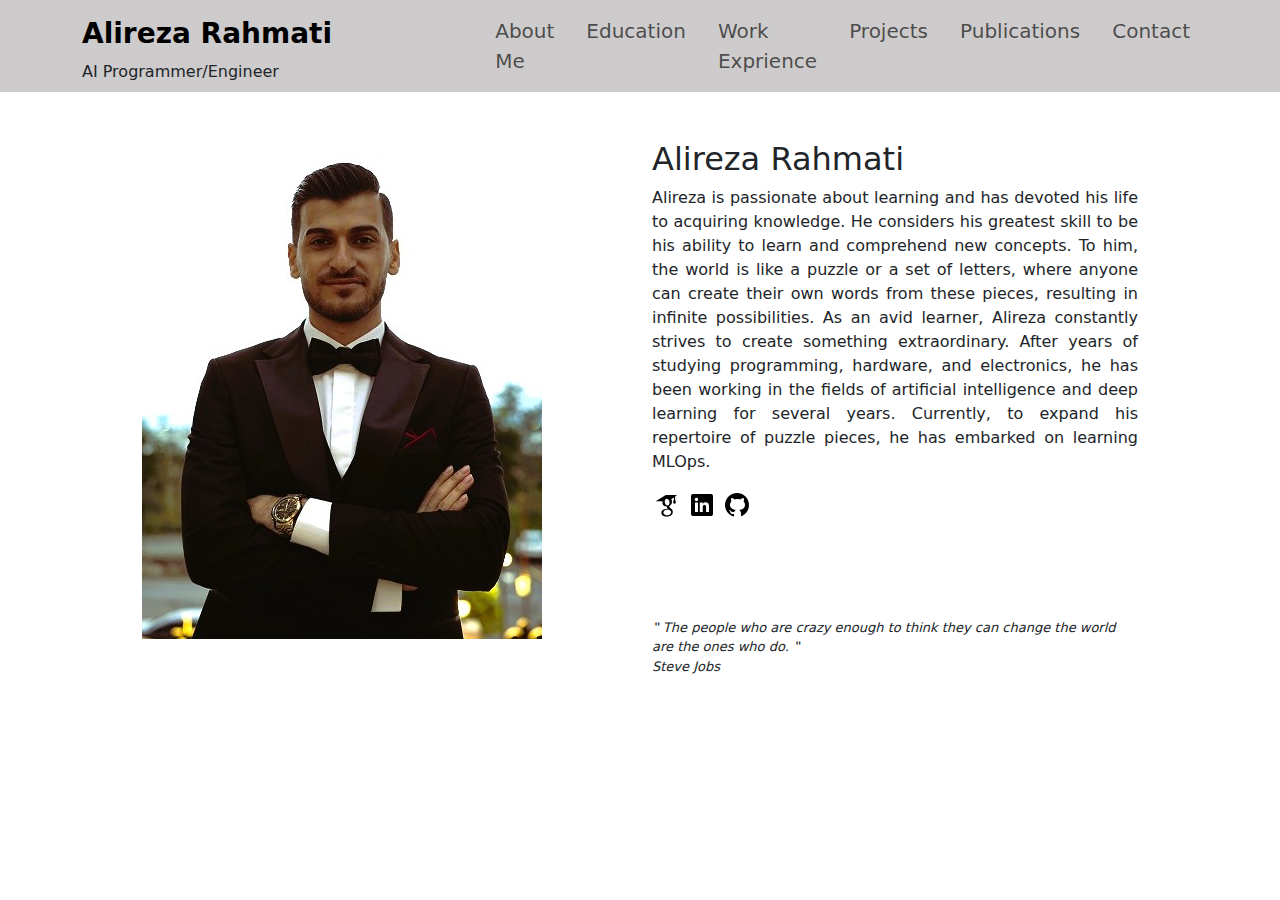
<file: index.html>
<!DOCTYPE html>
<html lang="en">
<head>
    <meta charset="UTF-8">
    <meta name="viewport" content="width=device-width, initial-scale=1.0">
    <link href="https://cdn.jsdelivr.net/npm/bootstrap@5.3.3/dist/css/bootstrap.min.css" rel="stylesheet" integrity="sha384-QWTKZyjpPEjISv5WaRU9OFeRpok6YctnYmDr5pNlyT2bRjXh0JMhjY6hW+ALEwIH" crossorigin="anonymous">
    <link rel="stylesheet" href="style.css">
    <title>Alireza Rahmati</title>
</head>
<body>
    <script src="https://cdn.jsdelivr.net/npm/bootstrap@5.3.3/dist/js/bootstrap.bundle.min.js" integrity="sha384-YvpcrYf0tY3lHB60NNkmXc5s9fDVZLESaAA55NDzOxhy9GkcIdslK1eN7N6jIeHz" crossorigin="anonymous"></script>

    <header>
      <nav class="navbar navbar-expand-lg navbar_style">
        <div class="container-fluid container-xl">
            <button class="navbar-toggler" type="button" data-bs-toggle="collapse" data-bs-target="#navbarNavAltMarkup" aria-controls="navbarNavAltMarkup" aria-expanded="false" aria-label="Toggle navigation">
              <span class="navbar-toggler-icon"></span>
            </button>
              <div class="d-flex flex-column">
                <a class="navbar-brand fs-3 fw-bold" href="index.html">
                    Alireza Rahmati
                  </a>
                <span>AI Programmer/Engineer</span>
              </div>
              <div class="collapse navbar-collapse justify-content-lg-end" id="navbarNavAltMarkup">
                <div class="navbar-nav gap-lg-3 w-75 justify-content-lg-end">
                  <a class="nav-link fs-5" href="#">About Me</a>
                  <a class="nav-link fs-5" href="education.html">Education</a>
                  <a class="nav-link fs-5" href="resume.html">Work Exprience</a>
                  <a class="nav-link fs-5" href="projects.html">Projects</a>
                  <a class="nav-link fs-5" href="publication.html">Publications</a>
                  <a class="nav-link fs-5" href="contactMe.html">Contact</a>
                </div>
              </div>
        </div>
        </div>
      </nav>
    

    </header>


    <main>

        <div class="container-fluid container-xl">
            <div class="row row-gap-5 m-5">
                <div class="col-12 col-lg-6">
                  <img src="assets/images/2.JPG" alt="Alireza" class="justify-content-center">
                </div>

                <div class="col-12 col-lg-6">
                  <div class="">
                    <h2>Alireza Rahmati</h2>
                    <p class="aboutMe">
                      Alireza is passionate about learning and has devoted his life to acquiring knowledge. He considers his greatest skill to be his ability to learn and comprehend new concepts. To him, the world is like a puzzle or a set of letters, where anyone can create their own words from these pieces, resulting in infinite possibilities. As an avid learner, Alireza constantly strives to create something extraordinary. After years of studying programming, hardware, and electronics, he has been working in the fields of artificial intelligence and deep learning for several years. Currently, to expand his repertoire of puzzle pieces, he has embarked on learning MLOps.
                    </p>
                    <p>
                      <a href="https://scholar.google.com/citations?user=wFCXJt0AAAAJ&hl=en"><img src="assets/images/icons8-google-scholar-30.png" alt=""></a>
                      <a href="https://www.linkedin.com/in/alireza-rahmati-ar/"><img src="assets/images/icons8-linkedin-30.png" alt=""></a>
                      <a href="https://github.com/alireza0r"><img src="assets/images/icons8-github-30.png" alt=""></a>
                    </p>
                    <p class="qoute">
                      &#x201F The people who are crazy enough to think they can change the world are the ones who do. &#x201F
                      <br>Steve Jobs
                    </p>  
                  </div>
                </div>
            </div>
        </div>

    </main>
    
</body>
</html>
</file>
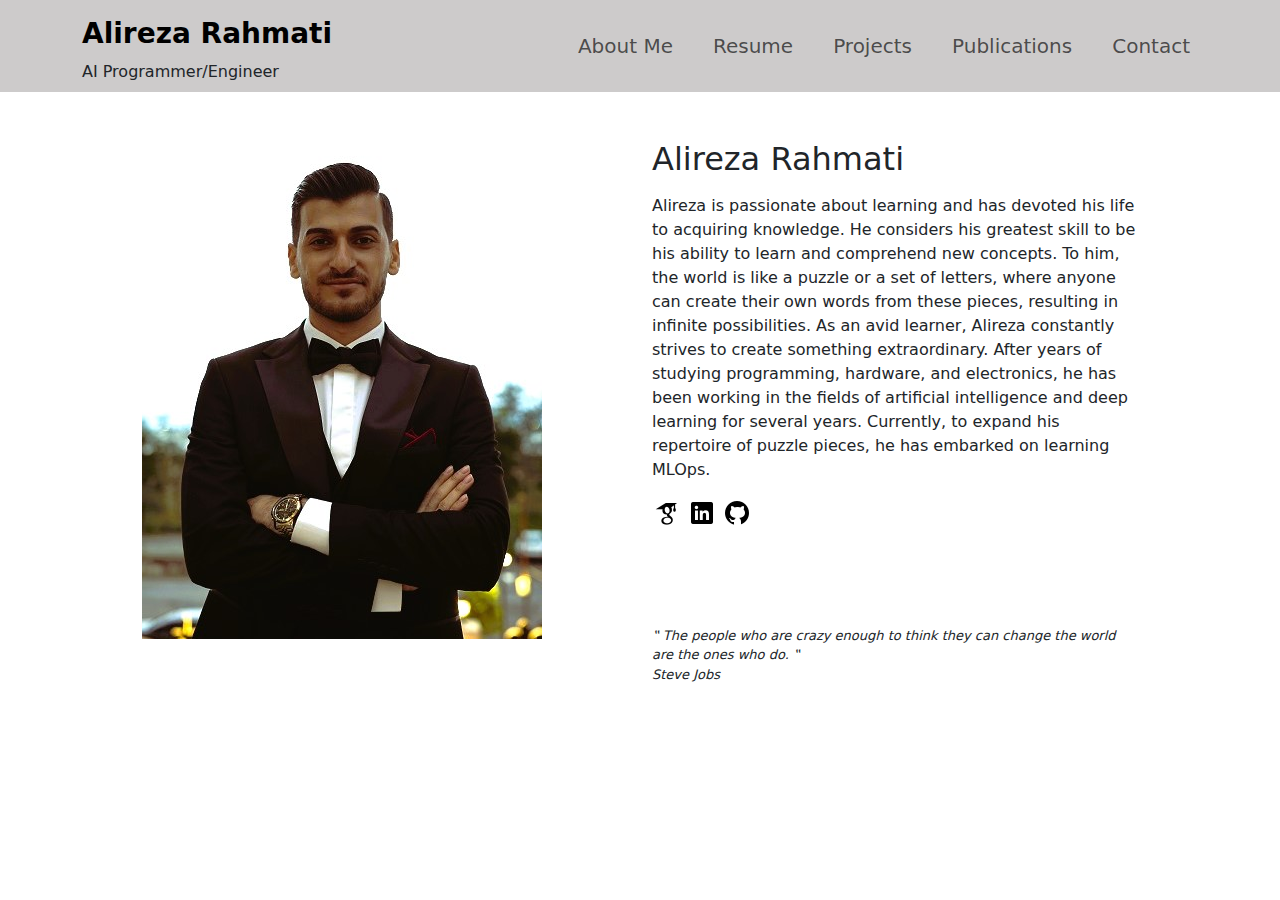
<file: aboutMe.html>
<!DOCTYPE html>
<html lang="en">
<head>
    <meta charset="UTF-8">
    <meta name="viewport" content="width=device-width, initial-scale=1.0">
    <link href="https://cdn.jsdelivr.net/npm/bootstrap@5.3.3/dist/css/bootstrap.min.css" rel="stylesheet" integrity="sha384-QWTKZyjpPEjISv5WaRU9OFeRpok6YctnYmDr5pNlyT2bRjXh0JMhjY6hW+ALEwIH" crossorigin="anonymous">
    <link rel="stylesheet" href="style.css">
    <title>Alireza Rahmati</title>
</head>
<body>
    <script src="https://cdn.jsdelivr.net/npm/bootstrap@5.3.3/dist/js/bootstrap.bundle.min.js" integrity="sha384-YvpcrYf0tY3lHB60NNkmXc5s9fDVZLESaAA55NDzOxhy9GkcIdslK1eN7N6jIeHz" crossorigin="anonymous"></script>

    <header>
        <nav class="navbar navbar-expand-lg navbar_style">
            <div class="container-fluid container-xl">
                <button class="navbar-toggler" type="button" data-bs-toggle="collapse" data-bs-target="#navbarNavAltMarkup" aria-controls="navbarNavAltMarkup" aria-expanded="false" aria-label="Toggle navigation">
                    <span class="navbar-toggler-icon"></span>
                  </button>
                  <div class="d-flex flex-column">
                    <a class="navbar-brand fs-3 fw-bold" href="#">
                        Alireza Rahmati
                      </a>
                    <span>AI Programmer/Engineer</span>
                  </div>
                  <div class="collapse navbar-collapse justify-content-lg-end" id="navbarNavAltMarkup">
                    <div class="navbar-nav gap-lg-4 w-75 justify-content-lg-end">
                        <a class="nav-link fs-5" href="aboutMe.html">About Me</a>
                        <a class="nav-link fs-5" href="resume.html">Resume</a>
                        <a class="nav-link fs-5" href="projects.html">Projects</a>
                        <a class="nav-link fs-5" href="publication.html">Publications</a>
                        <a class="nav-link fs-5" href="contactMe.html">Contact</a>
                    </div>
                  </div>
            </div>
    
    
          </div>
        </nav>
    

    </header>


    <main>

        <div class="container-fluid container-xl">
            <div class="row row-gap-5 m-5">
                <div class="col-6 col-lg-6">
                  <img src="assets/images/2.JPG" alt="">
                </div>

                <div class="col-6 col-lg-6">
                    <h2>Alireza Rahmati</h2>
                    <p class="aboutme mt-3">
                        Alireza is passionate about learning and has devoted his life to acquiring knowledge. He considers his greatest skill to be his ability to learn and comprehend new concepts. To him, the world is like a puzzle or a set of letters, where anyone can create their own words from these pieces, resulting in infinite possibilities. As an avid learner, Alireza constantly strives to create something extraordinary. After years of studying programming, hardware, and electronics, he has been working in the fields of artificial intelligence and deep learning for several years. Currently, to expand his repertoire of puzzle pieces, he has embarked on learning MLOps.
                    </p>
                    <p class="mt-3">
                        <a href="https://scholar.google.com/citations?user=wFCXJt0AAAAJ&hl=en"><img src="assets/images/icons8-google-scholar-30.png" alt=""></a>
                        <a href="https://www.linkedin.com/in/alireza-rahmati-ar/"><img src="assets/images/icons8-linkedin-30.png" alt=""></a>
                        <a href="https://github.com/alireza0r"><img src="assets/images/icons8-github-30.png" alt=""></a>
                    </p>
                    <p class="qoute">
                        &#x201F The people who are crazy enough to think they can change the world are the ones who do. &#x201F
                        <br>Steve Jobs
                    </p>
                </div>
            </div>
        </div>

    </main>
    
</body>
</html>
</file>
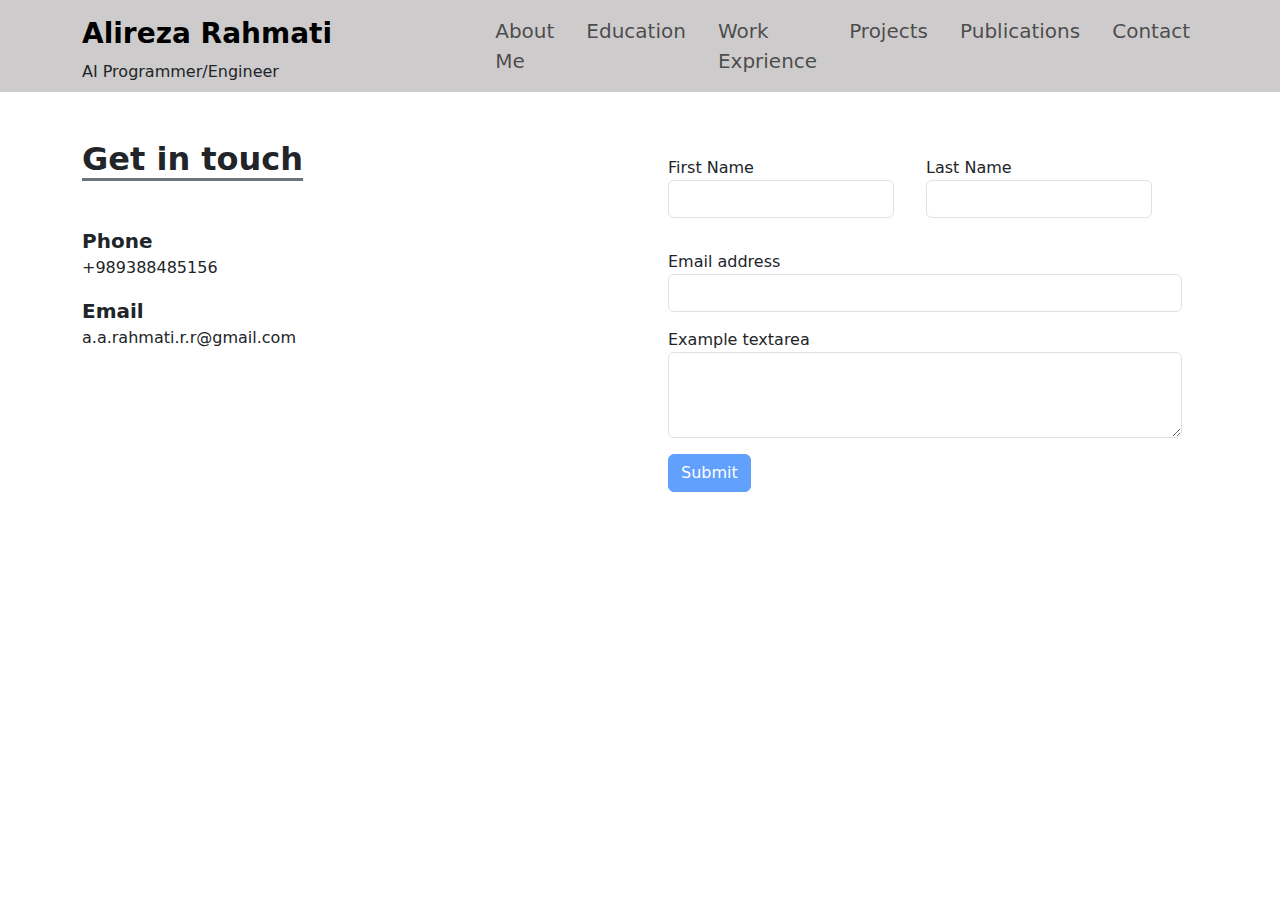
<file: contactMe.html>
<!DOCTYPE html>
<html lang="en">
<head>
    <meta charset="UTF-8">
    <meta name="viewport" content="width=device-width, initial-scale=1.0">
    <link href="https://cdn.jsdelivr.net/npm/bootstrap@5.3.3/dist/css/bootstrap.min.css" rel="stylesheet" integrity="sha384-QWTKZyjpPEjISv5WaRU9OFeRpok6YctnYmDr5pNlyT2bRjXh0JMhjY6hW+ALEwIH" crossorigin="anonymous">
    <link rel="stylesheet" href="style.css">
    <title>Alireza Rahmati</title>
</head>
<body>
    <script src="https://cdn.jsdelivr.net/npm/bootstrap@5.3.3/dist/js/bootstrap.bundle.min.js" integrity="sha384-YvpcrYf0tY3lHB60NNkmXc5s9fDVZLESaAA55NDzOxhy9GkcIdslK1eN7N6jIeHz" crossorigin="anonymous"></script>

    <header>
        <nav class="navbar navbar-expand-lg navbar_style">
            <div class="container-fluid container-xl">
                <button class="navbar-toggler" type="button" data-bs-toggle="collapse" data-bs-target="#navbarNavAltMarkup" aria-controls="navbarNavAltMarkup" aria-expanded="false" aria-label="Toggle navigation">
                    <span class="navbar-toggler-icon"></span>
                  </button>
                  <div class="d-flex flex-column">
                    <a class="navbar-brand fs-3 fw-bold" href="index.html">
                        Alireza Rahmati
                      </a>
                    <span>AI Programmer/Engineer</span>
                  </div>

                  <div class="collapse navbar-collapse justify-content-lg-end" id="navbarNavAltMarkup">
                    <div class="navbar-nav gap-lg-3 w-75 justify-content-lg-end">
                        <a class="nav-link fs-5" href="index.html">About Me</a>
                        <a class="nav-link fs-5" href="education.html">Education</a>
                        <a class="nav-link fs-5" href="resume.html">Work Exprience</a>
                        <a class="nav-link fs-5" href="projects.html">Projects</a>
                        <a class="nav-link fs-5" href="publication.html">Publications</a>
                        <a class="nav-link fs-5" href="contactMe.html">Contact</a>
                    </div>
                  </div>
            </div>
    
    
          </div>
        </nav>
    

    </header>


    <main>

        <div class="container-fluid container-xl">
            <div>
                <div class="row row-gap-5">
                    <div class="col-12 col-lg-6">
                        <h2 class="fw-bolder mt-5 text-decoration-underline link-underline-secondary link-offset-2">Get in touch</h2>
                        <div class="mt-5">
                            <label for="phone" class="fw-bold fs-5">Phone</label>
                            <p>+989388485156</p>
    
                            <label for="email" class="fw-bold fs-5">Email</label>
                            <p>a.a.rahmati.r.r@gmail.com</p>
                        </div>
                    </div>

                    <div class="col-12 col-lg-6">
                        <div class="mt-5 ">
                            <div class="d-flex">
                                <div class="m-3">
                                    <div class="form-group">
                                        <label for="firstName">First Name</label>
                                        <input type="text" class="form-control">
                                    </div>
                                </div>
                                <div class="m-3">
                                    <div class="form-group">
                                        <label for="lastName">Last Name</label>
                                        <input type="text" class="form-control">
                                    </div>
                                </div>
                            </div>
                            <div class="m-3">
                                <div class="form-group">
                                    <label for="exampleInputEmail1">Email address</label>
                                    <input type="email" class="form-control" aria-describedby="emailHelp">
                                </div>
                            </div>
    
                            <div class="m-3">
                                <div class="form-group">
                                    <label for="exampleFormControlTextarea1">Example textarea</label>
                                    <textarea class="form-control" id="exampleFormControlTextarea1" rows="3"></textarea>
                                </div>
                            </div>
    
                            <div class="m-3">
                                <button type="submit" class="btn btn-primary mb-2" disabled>Submit</button>
                            </div>
                        </div>
                    </div>
                </div>
              </div>


        </div>

    </main>
    
</body>
</html>
</file>
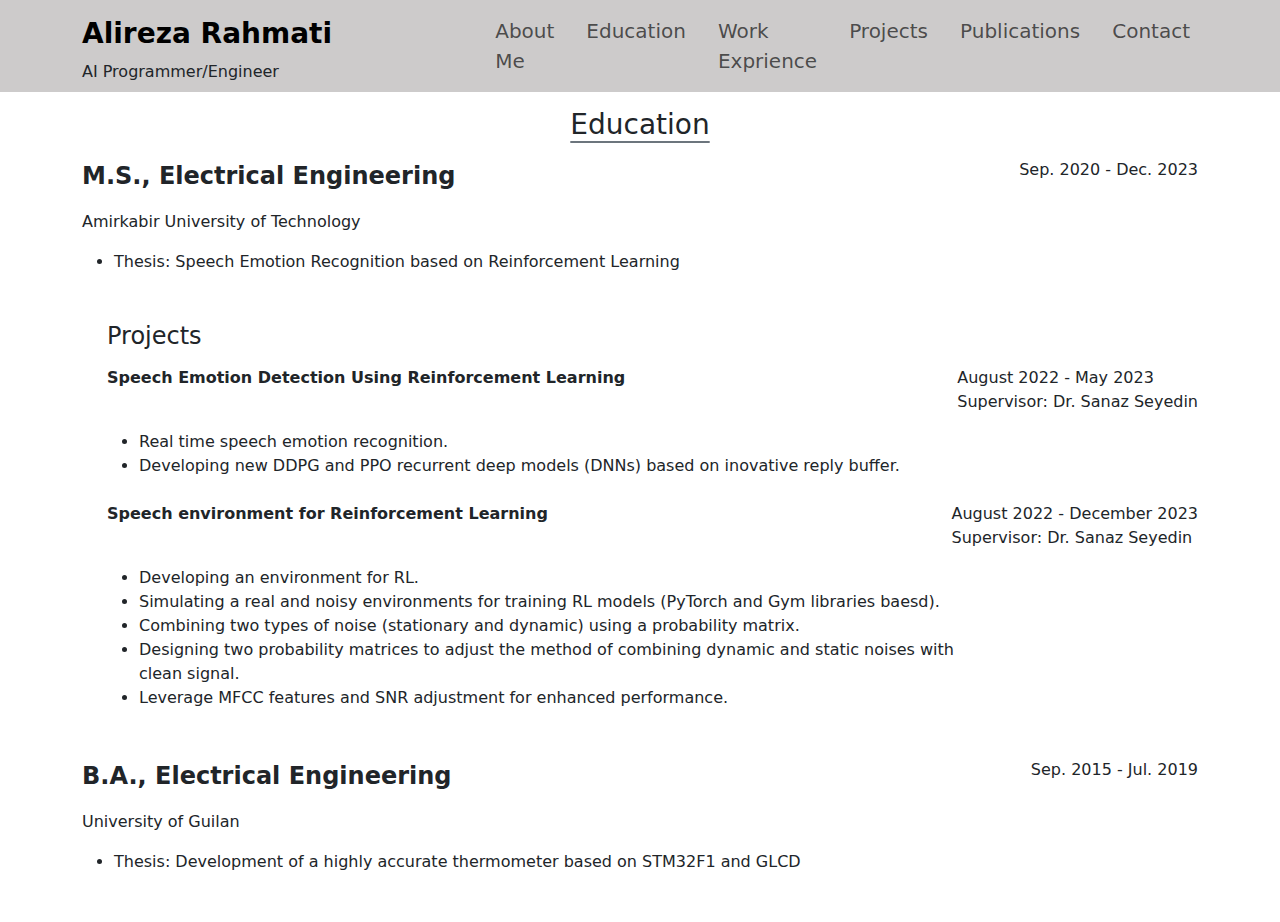
<file: education.html>
<!DOCTYPE html>
<html lang="en">
<head>
    <meta charset="UTF-8">
    <meta name="viewport" content="width=device-width, initial-scale=1.0">
    <link href="https://cdn.jsdelivr.net/npm/bootstrap@5.3.3/dist/css/bootstrap.min.css" rel="stylesheet" integrity="sha384-QWTKZyjpPEjISv5WaRU9OFeRpok6YctnYmDr5pNlyT2bRjXh0JMhjY6hW+ALEwIH" crossorigin="anonymous">
    <link rel="stylesheet" href="style.css">
    <title>Alireza Rahmati</title>
</head>
<body>
    <script src="https://cdn.jsdelivr.net/npm/bootstrap@5.3.3/dist/js/bootstrap.bundle.min.js" integrity="sha384-YvpcrYf0tY3lHB60NNkmXc5s9fDVZLESaAA55NDzOxhy9GkcIdslK1eN7N6jIeHz" crossorigin="anonymous"></script>

    <header>
        <nav class="navbar navbar-expand-lg navbar_style">
            <div class="container-fluid container-xl">
                <button class="navbar-toggler" type="button" data-bs-toggle="collapse" data-bs-target="#navbarNavAltMarkup" aria-controls="navbarNavAltMarkup" aria-expanded="false" aria-label="Toggle navigation">
                    <span class="navbar-toggler-icon"></span>
                </button>
                  <div class="d-flex flex-column">
                    <a class="navbar-brand fs-3 fw-bold" href="index.html">
                        Alireza Rahmati
                    </a>
                    <span>AI Programmer/Engineer</span>
                  </div>
                  <div class="collapse navbar-collapse justify-content-lg-end" id="navbarNavAltMarkup">
                    <div class="navbar-nav gap-lg-3 w-75 justify-content-lg-end">
                        <a class="nav-link fs-5" href="index.html">About Me</a>
                        <a class="nav-link fs-5" href="education.html">Education</a>
                        <a class="nav-link fs-5" href="resume.html">Work Exprience</a>
                        <a class="nav-link fs-5" href="projects.html">Projects</a>
                        <a class="nav-link fs-5" href="publication.html">Publications</a>
                        <a class="nav-link fs-5" href="contactMe.html">Contact</a>
                    </div>
                  </div>
            </div>
    
    
          </div>
        </nav>
    

    </header>


    <main>

        <div class="container-fluid container-xl">
            <h3 class="m-3 text-center text-decoration-underline link-underline-secondary link-offset-2">Education</h3>
            <div>
                <div>
                  

                  <div class="mb-5">
                    <div class="d-flex justify-content-between">
                      <p class="fs-4 fw-bold">M.S., Electrical Engineering</p>
                      <p>Sep. 2020 - Dec. 2023</p>
                    </div>
                    <p>Amirkabir University of Technology</p>
                    <div>
                      <ul>
                        <li>Thesis: Speech Emotion Recognition based on Reinforcement Learning</li>
                      </ul>


                      <div class="mb-4 MS-projects">
                        <h4 class="mb-3 mt-5">Projects</h4>
                        <div class="d-flex justify-content-between">
                          <p class="fw-bold">Speech Emotion Detection Using Reinforcement Learning</p>
                          <div>
                            <p class="p-0 m-0">August 2022 - May 2023</p>
                            <p>Supervisor: Dr. Sanaz Seyedin</p>
                          </div>
                        </div>
                        <div>
                          <ul>
                            <li>Real time speech emotion recognition.</li>
                            <li>Developing new DDPG and PPO recurrent deep models (DNNs) based on inovative reply buffer.</li>
                          </ul>
                        </div>
                      </div>
        
                      <div class="mb-5 MS-projects">
                        <div class="d-flex justify-content-between">
                          <p class="fw-bold">Speech environment for Reinforcement Learning</p>
                          <div>
                            <p class="p-0 m-0">August 2022 - December 2023</p>
                            <p>Supervisor: Dr. Sanaz Seyedin</p>
                          </div>
                        </div>
                        <div>
                          <ul>
                            <li>Developing an environment for RL.</li>
                            <li>Simulating a real and noisy environments for training RL models (PyTorch and Gym libraries baesd).</li>
                            <li>Combining two types of noise (stationary and dynamic) using a probability matrix.</li>
                            <li>Designing two probability matrices to adjust the method of combining dynamic and
                              static noises with <br> clean signal.</li>
                            <li>Leverage MFCC features and SNR adjustment for enhanced performance.</li>
                          </ul>
                        </div>
                      </div>
                    </div>
                  </div>

                  <div class="mb-5">
                    <div class="d-flex justify-content-between">
                      <p class="fs-4 fw-bold">B.A., Electrical Engineering</p>
                      <p>Sep. 2015 - Jul. 2019</p>
                    </div>
                    <p>University of Guilan</p>
                    <div>
                      <ul>
                        <li>Thesis: Development of a highly accurate thermometer based on STM32F1
                          and GLCD</li>
                      </ul>
                    </div>
                  </div>
                </div>

            </div> 




        </div>

    </main>
    
</body>
</html>
</file>
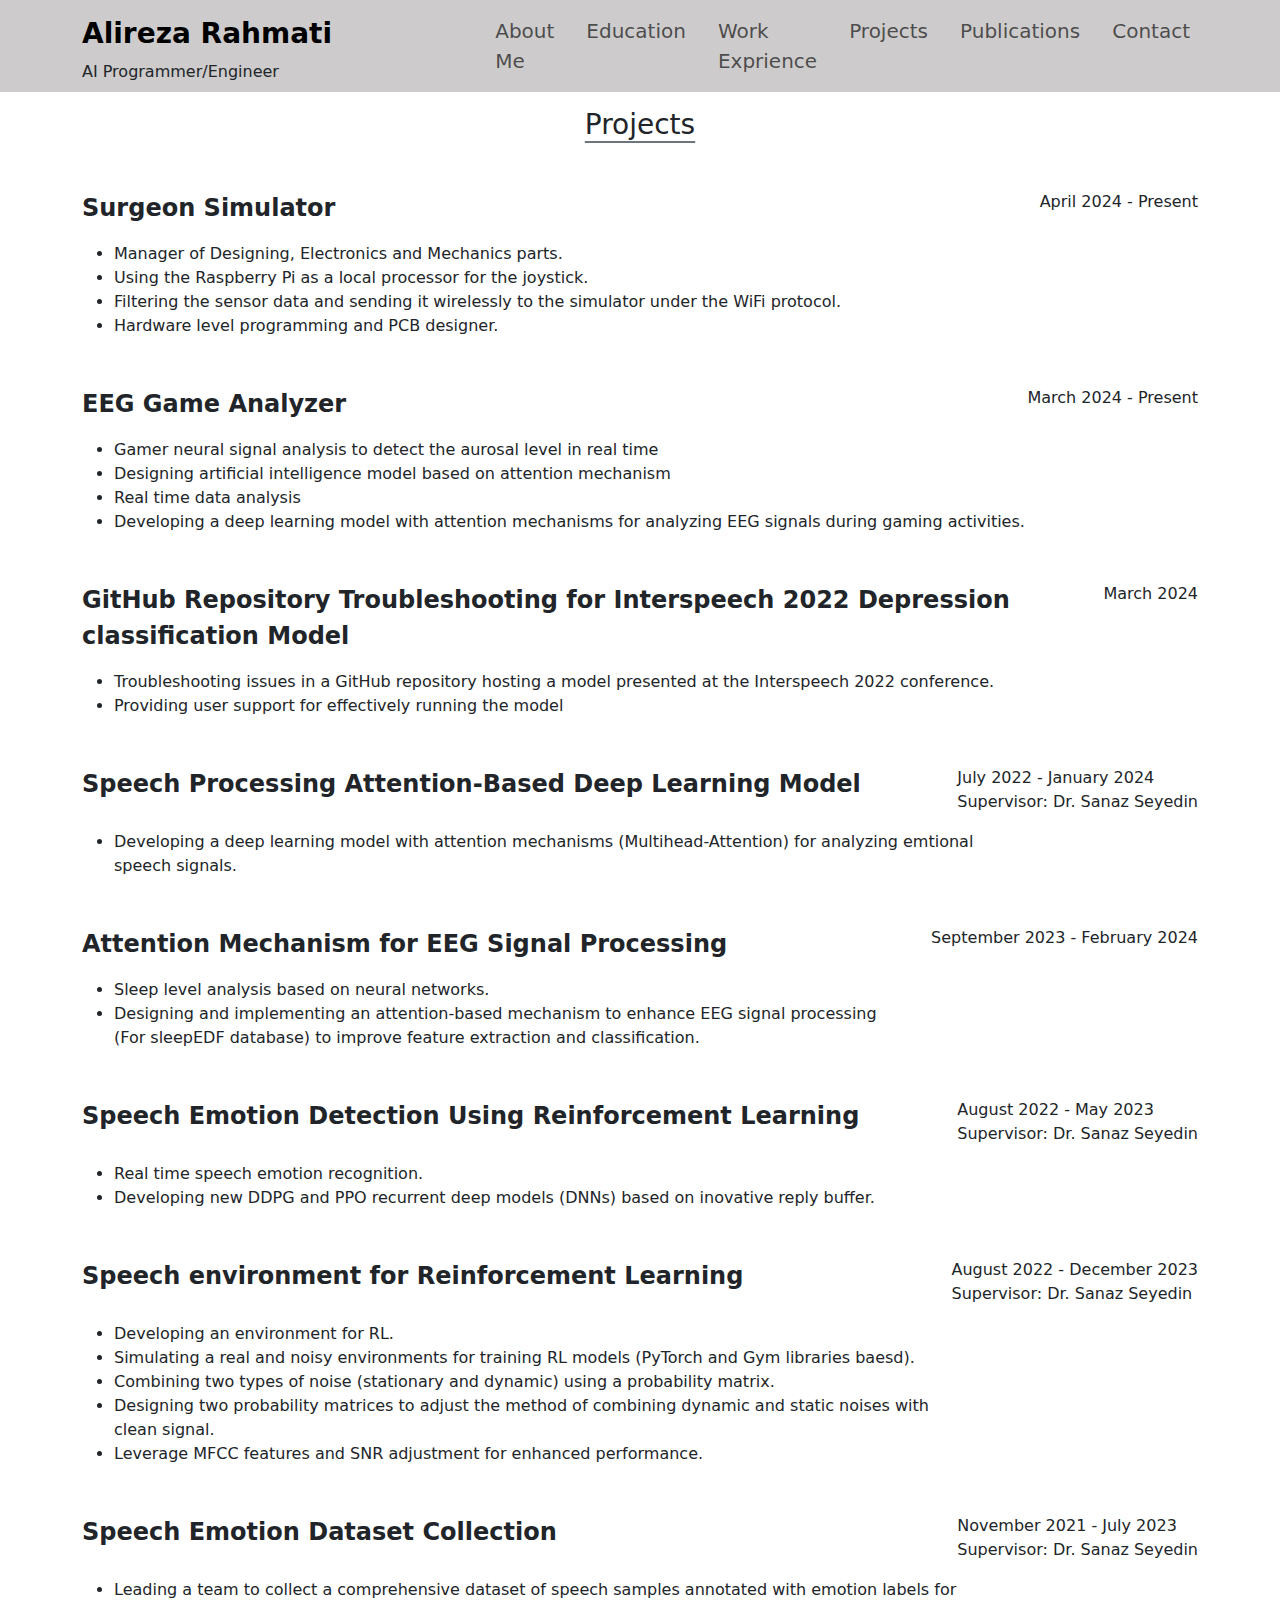
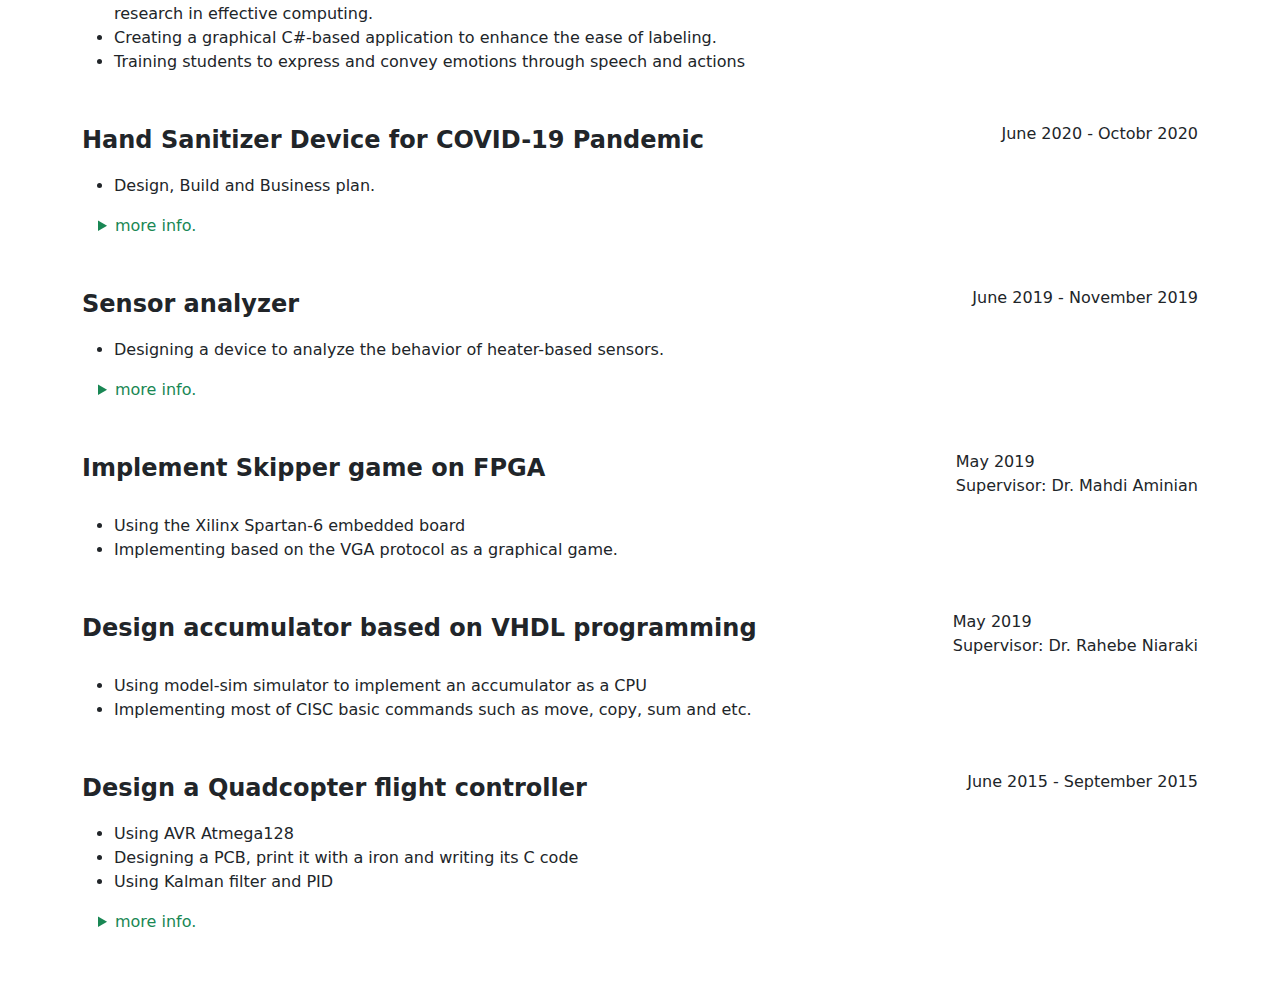
<file: projects.html>
<!DOCTYPE html>
<html lang="en">
<head>
    <meta charset="UTF-8">
    <meta name="viewport" content="width=device-width, initial-scale=1.0">
    <link href="https://cdn.jsdelivr.net/npm/bootstrap@5.3.3/dist/css/bootstrap.min.css" rel="stylesheet" integrity="sha384-QWTKZyjpPEjISv5WaRU9OFeRpok6YctnYmDr5pNlyT2bRjXh0JMhjY6hW+ALEwIH" crossorigin="anonymous">
    <link rel="stylesheet" href="style.css">
    <title>Alireza Rahmati</title>
</head>
<body>
    <script src="https://cdn.jsdelivr.net/npm/bootstrap@5.3.3/dist/js/bootstrap.bundle.min.js" integrity="sha384-YvpcrYf0tY3lHB60NNkmXc5s9fDVZLESaAA55NDzOxhy9GkcIdslK1eN7N6jIeHz" crossorigin="anonymous"></script>

    <header>
        <nav class="navbar navbar-expand-lg navbar_style">
            <div class="container-fluid container-xl">
                <button class="navbar-toggler" type="button" data-bs-toggle="collapse" data-bs-target="#navbarNavAltMarkup" aria-controls="navbarNavAltMarkup" aria-expanded="false" aria-label="Toggle navigation">
                    <span class="navbar-toggler-icon"></span>
                  </button>
                  <div class="d-flex flex-column">
                    <a class="navbar-brand fs-3 fw-bold" href="index.html">
                        Alireza Rahmati
                      </a>
                    <span>AI Programmer/Engineer</span>
                  </div>
                  <div class="collapse navbar-collapse justify-content-lg-end" id="navbarNavAltMarkup">
                    <div class="navbar-nav gap-lg-3 w-75 justify-content-lg-end">
                        <a class="nav-link fs-5" href="index.html">About Me</a>
                        <a class="nav-link fs-5" href="education.html">Education</a>
                        <a class="nav-link fs-5" href="resume.html">Work Exprience</a>
                        <a class="nav-link fs-5" href="projects.html">Projects</a>
                        <a class="nav-link fs-5" href="publication.html">Publications</a>
                        <a class="nav-link fs-5" href="contactMe.html">Contact</a>
                    </div>
                  </div>
            </div>
    
    
          </div>
        </nav>
    

    </header>


    <main>

        <div class="container-fluid container-xl">
            <h3 class="m-3 text-center text-decoration-underline link-underline-secondary link-offset-2 mb-5">Projects</h3>
            <div class="items">
              
              <div class="mb-5">
                <div class="d-flex justify-content-between">
                  <p class="fs-4 fw-bold">Surgeon Simulator</p>
                  <p>April 2024 - Present</p>
                </div>
                <div>
                  <ul>
                    <li>Manager of Designing, Electronics and Mechanics parts.</li>
                    <li>Using the Raspberry Pi as a local processor for the joystick.</li>
                    <li>Filtering the sensor data and sending it wirelessly to the simulator under the WiFi protocol.</li>
                    <li>Hardware level programming and PCB designer.</li>
                  </ul>
                </div>
              </div>

              <div class="mb-5">
                <div class="d-flex justify-content-between">
                  <p class="fs-4 fw-bold">EEG Game Analyzer</p>
                  <p>March 2024 - Present</p>
                </div>
                <div>
                  <ul>
                    <li>Gamer neural signal analysis to detect the aurosal level in real time</li>
                    <li>Designing artificial intelligence model based on attention mechanism</li>
                    <li>Real time data analysis</li>
                    <li>Developing a deep learning model with attention mechanisms for analyzing EEG signals during gaming activities.</li>
                  </ul>
                </div>
              </div>

              <div class="mb-5">
                <div class="d-flex justify-content-between">
                  <p class="fs-4 fw-bold">GitHub Repository Troubleshooting for Interspeech 2022 Depression <br> classification
                    Model</p>
                  <p>March 2024</p>
                </div>
                <div>
                  <ul>
                    <li>Troubleshooting issues in a GitHub repository hosting a model presented at the Interspeech 2022 conference.</li>
                    <li>Providing user support for effectively running the model</li>
                  </ul>
                </div>
              </div>

              <div class="mb-5">
                <div class="d-flex justify-content-between">
                  <p class="fs-4 fw-bold">Speech Processing Attention-Based Deep Learning Model</p>
                  <div>
                    <p class="p-0 m-0">July 2022 - January 2024</p>
                    <p>Supervisor: Dr. Sanaz Seyedin</p>
                  </div>
                </div>
                <div>
                  <ul>
                    <li>Developing a deep learning model with attention mechanisms (Multihead-Attention) for analyzing emtional <br> speech signals.</li>
                  </ul>
                </div>
              </div>


              <div class="mb-5">
                <div class="d-flex justify-content-between">
                  <p class="fs-4 fw-bold">Attention Mechanism for EEG Signal Processing</p>
                  <p class="p-0 m-0">September 2023 - February 2024</p>
                </div>
                <div>
                  <ul>
                    <li>Sleep level analysis based on neural networks.</li>
                    <li>Designing and implementing an attention-based mechanism to enhance EEG signal
                      processing <br> (For sleepEDF database) to improve feature extraction and classification.</li>
                  </ul>
                </div>
              </div>

              <div class="mb-5">
                <div class="d-flex justify-content-between">
                  <p class="fs-4 fw-bold">Speech Emotion Detection Using Reinforcement Learning</p>
                  <div>
                    <p class="p-0 m-0">August 2022 - May 2023</p>
                    <p>Supervisor: Dr. Sanaz Seyedin</p>
                  </div>
                </div>
                <div>
                  <ul>
                    <li>Real time speech emotion recognition.</li>
                    <li>Developing new DDPG and PPO recurrent deep models (DNNs) based on inovative reply buffer.</li>
                  </ul>
                </div>
              </div>

              <div class="mb-5">
                <div class="d-flex justify-content-between">
                  <p class="fs-4 fw-bold">Speech environment for Reinforcement Learning</p>
                  <div>
                    <p class="p-0 m-0">August 2022 - December 2023</p>
                    <p>Supervisor: Dr. Sanaz Seyedin</p>
                  </div>
                </div>
                <div>
                  <ul>
                    <li>Developing an environment for RL.</li>
                    <li>Simulating a real and noisy environments for training RL models (PyTorch and Gym libraries baesd).</li>
                    <li>Combining two types of noise (stationary and dynamic) using a probability matrix.</li>
                    <li>Designing two probability matrices to adjust the method of combining dynamic and
                      static noises with <br> clean signal.</li>
                    <li>Leverage MFCC features and SNR adjustment for enhanced performance.</li>
                  </ul>
                </div>
              </div>

              <div class="mb-5">
                <div class="d-flex justify-content-between">
                  <p class="fs-4 fw-bold">Speech Emotion Dataset Collection</p>
                  <div>
                    <p class="p-0 m-0">November 2021 - July 2023</p>
                    <p>Supervisor: Dr. Sanaz Seyedin</p>
                  </div>
                </div>
                <div>
                  <ul>
                    <li>Leading a team to collect a comprehensive dataset of speech samples annotated with
                      emotion labels for <br> research in effective computing.</li>
                    <li>Creating a graphical C#-based application to enhance the ease of labeling.</li>
                    <li>Training students to express and convey emotions through speech and actions</li>
                  </ul>
                </div>
              </div>

              <div class="mb-5">
                <div class="d-flex justify-content-between">
                  <p class="fs-4 fw-bold">Hand Sanitizer Device for COVID-19 Pandemic</p>
                  <p>June 2020 - Octobr 2020</p>
                </div>
                <div>
                  <ul>
                    <li>Design, Build and Business plan.</li>
                  </ul>
                  <div class="m-3">
                    <details>
                      <summary class="text-success">more info.</summary>

                      <div class="row row-gap-5">
                        <div class="col-12 col-lg-6">
                          <div class="card" style="width: 16rem;">
                            <img class="card-img-top mx-auto" src="assets/images/p1.jpg" alt="Card image cap">
                            <div class="card-body">
                              <p class="card-text"></p>
                            </div>
                          </div>
                        </div>
  
                        <div class="col-12 col-lg-6">
                          <div class="card" style="width: 16rem;">
                            <img class="card-img-top mx-auto" src="assets/images/p3.jpg" alt="Card image cap">
                            <div class="card-body">
                              <p class="card-text"></p>
                            </div>
                          </div>
                        </div>
                      </div>
                    </details>
                  </div>
                </div>
              </div>

              <div class="mb-5">
                <div class="d-flex justify-content-between">
                  <p class="fs-4 fw-bold">Sensor analyzer</p>
                  <p class="p-0 m-0">June 2019 - November 2019</p>
                </div>
                <div>
                  <ul>
                    <li>Designing a device to analyze the behavior of heater-based sensors.</li>
                  </ul>
                  <div class="m-3">
                    <details>
                      <summary class="text-success">more info.</summary>
                      <div class="row row-gap-5">
                        <div class="col-12 col-lg-3" class="projectsPhoto">
                          <div class="card" style="width: 16rem;">
                            <img class="card-img-top mx-auto" src="assets/images/d1.jpg" alt="Card image cap">
                            <div class="card-body">
                              <p class="card-text"></p>
                            </div>
                          </div>
                        </div>

                        <div class="col-12 col-lg-3" class="projectsPhoto">
                          <div class="card" style="width: 16rem;">
                            <img class="card-img-top mx-auto" src="assets/images/d3.jpg" alt="Card image cap">
                            <div class="card-body">
                              <p class="card-text"></p>
                            </div>
                          </div>
                        </div>

                        <div class="col-12 col-lg-3" class="projectsPhoto">
                          <div class="card" style="width: 16rem;">
                            <img class="card-img-top mx-auto" src="assets/images/d4.png" alt="Card image cap">
                            <div class="card-body">
                              <p class="card-text"></p>
                            </div>
                          </div>
                        </div>

                        <div class="col-12 col-lg-3" class="projectsPhoto">
                          <div class="card" style="width: 16rem;">
                            <img class="card-img-top mx-auto" src="assets/images/d2.jpg" alt="Card image cap">
                            <div class="card-body">
                              <p class="card-text"></p>
                            </div>
                          </div>
                        </div>
                      </div>
                    </details>
                  </div>
                </div>
              </div>

              <div class="mb-5">
                <div class="d-flex justify-content-between">
                  <p class="fs-4 fw-bold">Implement Skipper game on FPGA</p>
                  <div>
                    <p class="p-0 m-0">May 2019</p>
                    <p>Supervisor: Dr. Mahdi Aminian</p>
                  </div>
                </div>
                <div>
                  <ul>
                    <li>Using the Xilinx Spartan-6 embedded board</li>
                    <li>Implementing based on the VGA protocol as a graphical game.</li>
                  </ul>
                </div>
              </div>

              <div class="mb-5">
                <div class="d-flex justify-content-between">
                  <p class="fs-4 fw-bold">Design accumulator based on VHDL programming</p>
                  <div>
                    <p class="p-0 m-0">May 2019</p>
                    <p>Supervisor: Dr. Rahebe Niaraki</p>
                  </div>
                </div>
                <div>
                  <ul>
                    <li>Using model-sim simulator to implement an accumulator as a CPU</li>
                    <li>Implementing most of CISC basic commands such as move, copy, sum and etc.</li>
                  </ul>
                </div>
              </div>

              <div class="mb-5">
                <div class="d-flex justify-content-between">
                  <p class="fs-4 fw-bold">Design a Quadcopter flight controller</p>
                  <p>June 2015 - September 2015</p>
                </div>
                <div>
                  <ul>
                    <li>Using AVR Atmega128</li>
                    <li>Designing a PCB, print it with a iron and writing its C code</li>
                    <li>Using Kalman filter and PID</li>
                  </ul>
                  <div class="m-3">
                    <details>
                      <summary class="text-success">more info.</summary>
                      <div class="d-flex gap-3 justify-content-center">
                        <div class="card" style="width: 16rem;">
                          <img class="card-img-top mx-auto" src="assets/images/DSC_0063.jpg" alt="Card image cap">
                          <div class="card-body">
                            <p class="card-text"></p>
                          </div>
                        </div>
                      </div>
                    </details>
                  </div>
                </div>
              </div>





            </div> 




        </div>

    </main>
    
</body>
</html>
</file>
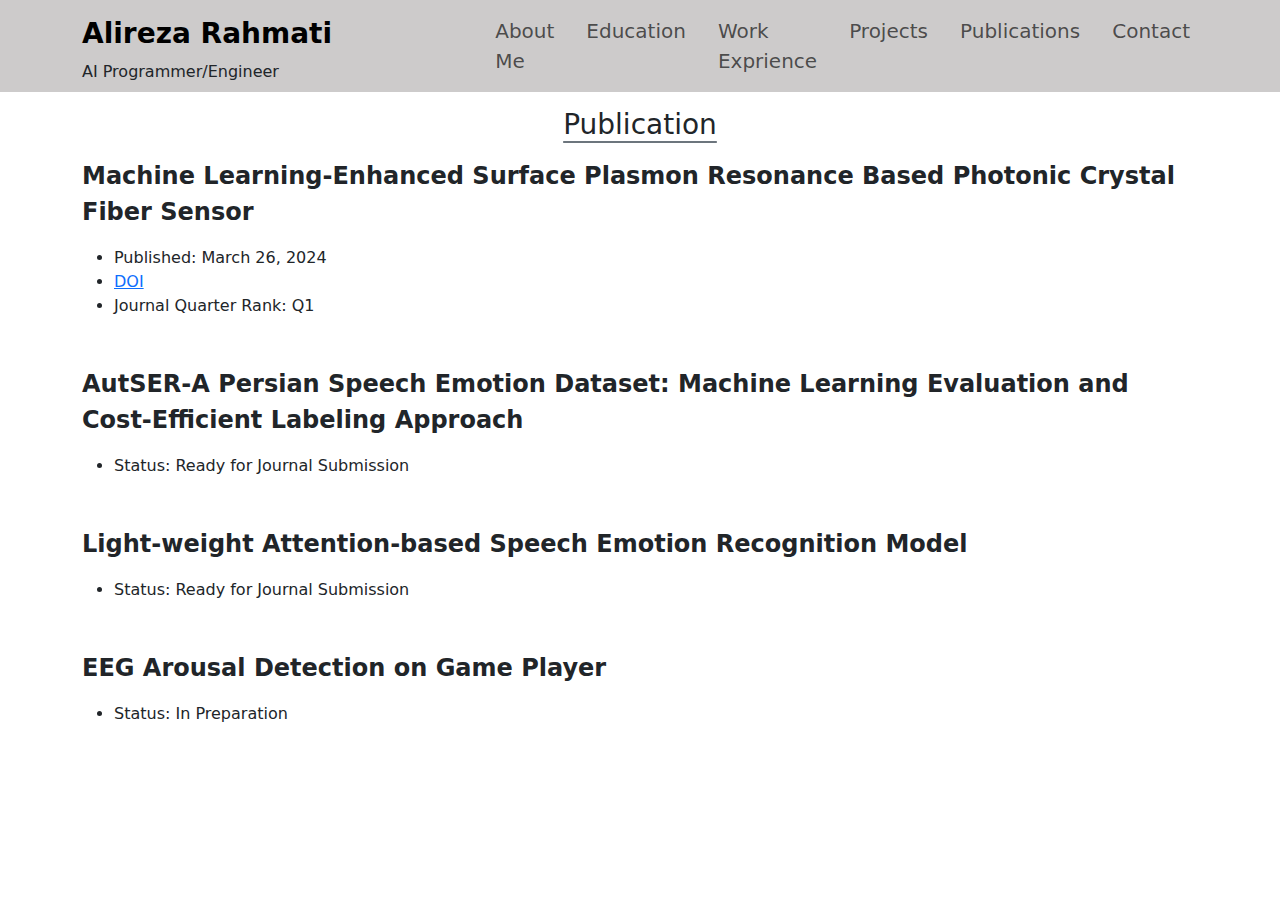
<file: publication.html>
<!DOCTYPE html>
<html lang="en">
<head>
    <meta charset="UTF-8">
    <meta name="viewport" content="width=device-width, initial-scale=1.0">
    <link href="https://cdn.jsdelivr.net/npm/bootstrap@5.3.3/dist/css/bootstrap.min.css" rel="stylesheet" integrity="sha384-QWTKZyjpPEjISv5WaRU9OFeRpok6YctnYmDr5pNlyT2bRjXh0JMhjY6hW+ALEwIH" crossorigin="anonymous">
    <link rel="stylesheet" href="style.css">
    <title>Alireza Rahmati</title>
</head>
<body>
    <script src="https://cdn.jsdelivr.net/npm/bootstrap@5.3.3/dist/js/bootstrap.bundle.min.js" integrity="sha384-YvpcrYf0tY3lHB60NNkmXc5s9fDVZLESaAA55NDzOxhy9GkcIdslK1eN7N6jIeHz" crossorigin="anonymous"></script>

    <header>
        <nav class="navbar navbar-expand-lg navbar_style">
            <div class="container-fluid container-xl">
                <button class="navbar-toggler" type="button" data-bs-toggle="collapse" data-bs-target="#navbarNavAltMarkup" aria-controls="navbarNavAltMarkup" aria-expanded="false" aria-label="Toggle navigation">
                    <span class="navbar-toggler-icon"></span>
                  </button>
                  <div class="d-flex flex-column">
                    <a class="navbar-brand fs-3 fw-bold" href="index.html">
                        Alireza Rahmati
                      </a>
                    <span>AI Programmer/Engineer</span>
                  </div>
                  <div class="collapse navbar-collapse justify-content-lg-end" id="navbarNavAltMarkup">
                    <div class="navbar-nav gap-lg-3 w-75 justify-content-lg-end">
                        <a class="nav-link fs-5" href="index.html">About Me</a>
                        <a class="nav-link fs-5" href="education.html">Education</a>
                        <a class="nav-link fs-5" href="resume.html">Work Exprience</a>
                        <a class="nav-link fs-5" href="projects.html">Projects</a>
                        <a class="nav-link fs-5" href="publication.html">Publications</a>
                        <a class="nav-link fs-5" href="contactMe.html">Contact</a>
                    </div>
                  </div>
            </div>
    
    
          </div>
        </nav>
    

    </header>


    <main>

        <div class="container-fluid container-xl">
            <h3 class="m-3 text-center text-decoration-underline link-underline-secondary link-offset-2">Publication</h3>
            <div class="items">
              
              <div class="mb-5">
                <div class="d-flex justify-content-between">
                  <p class="fs-4 fw-bold">Machine Learning-Enhanced Surface Plasmon Resonance Based Photonic Crystal Fiber Sensor</p>
                </div>
                <div>
                  <ul>
                    <li>Published: March 26, 2024</li>
                    <li><a href="https://opg.optica.org/oe/fulltext.cfm?uri=oe-32-8-13369&id=548372">DOI</a></li>
                    <li>Journal Quarter Rank: Q1</li>
                  </ul>
                </div>
              </div>

              <div class="mb-5">
                <div class="d-flex justify-content-between">
                  <p class="fs-4 fw-bold">AutSER-A Persian Speech Emotion Dataset: Machine Learning Evaluation and Cost-Efficient Labeling Approach</p>
                </div>
                <div>
                  <ul>
                    <li>Status: Ready for Journal Submission</li>
                  </ul>
                </div>
              </div>


              <div class="mb-5">
                <div class="d-flex justify-content-between">
                  <p class="fs-4 fw-bold">Light-weight Attention-based Speech Emotion Recognition Model</p>
                </div>
                <div>
                  <ul>
                    <li>Status: Ready for Journal Submission</li>
                  </ul>
                </div>
              </div>

              <div class="mb-5">
                <div class="d-flex justify-content-between">
                  <p class="fs-4 fw-bold">EEG Arousal Detection on Game Player</p>
                </div>
                <div>
                  <ul>
                    <li>Status: In Preparation</li>
                  </ul>
                </div>
              </div>



            </div> 




        </div>

    </main>
    
</body>
</html>
</file>
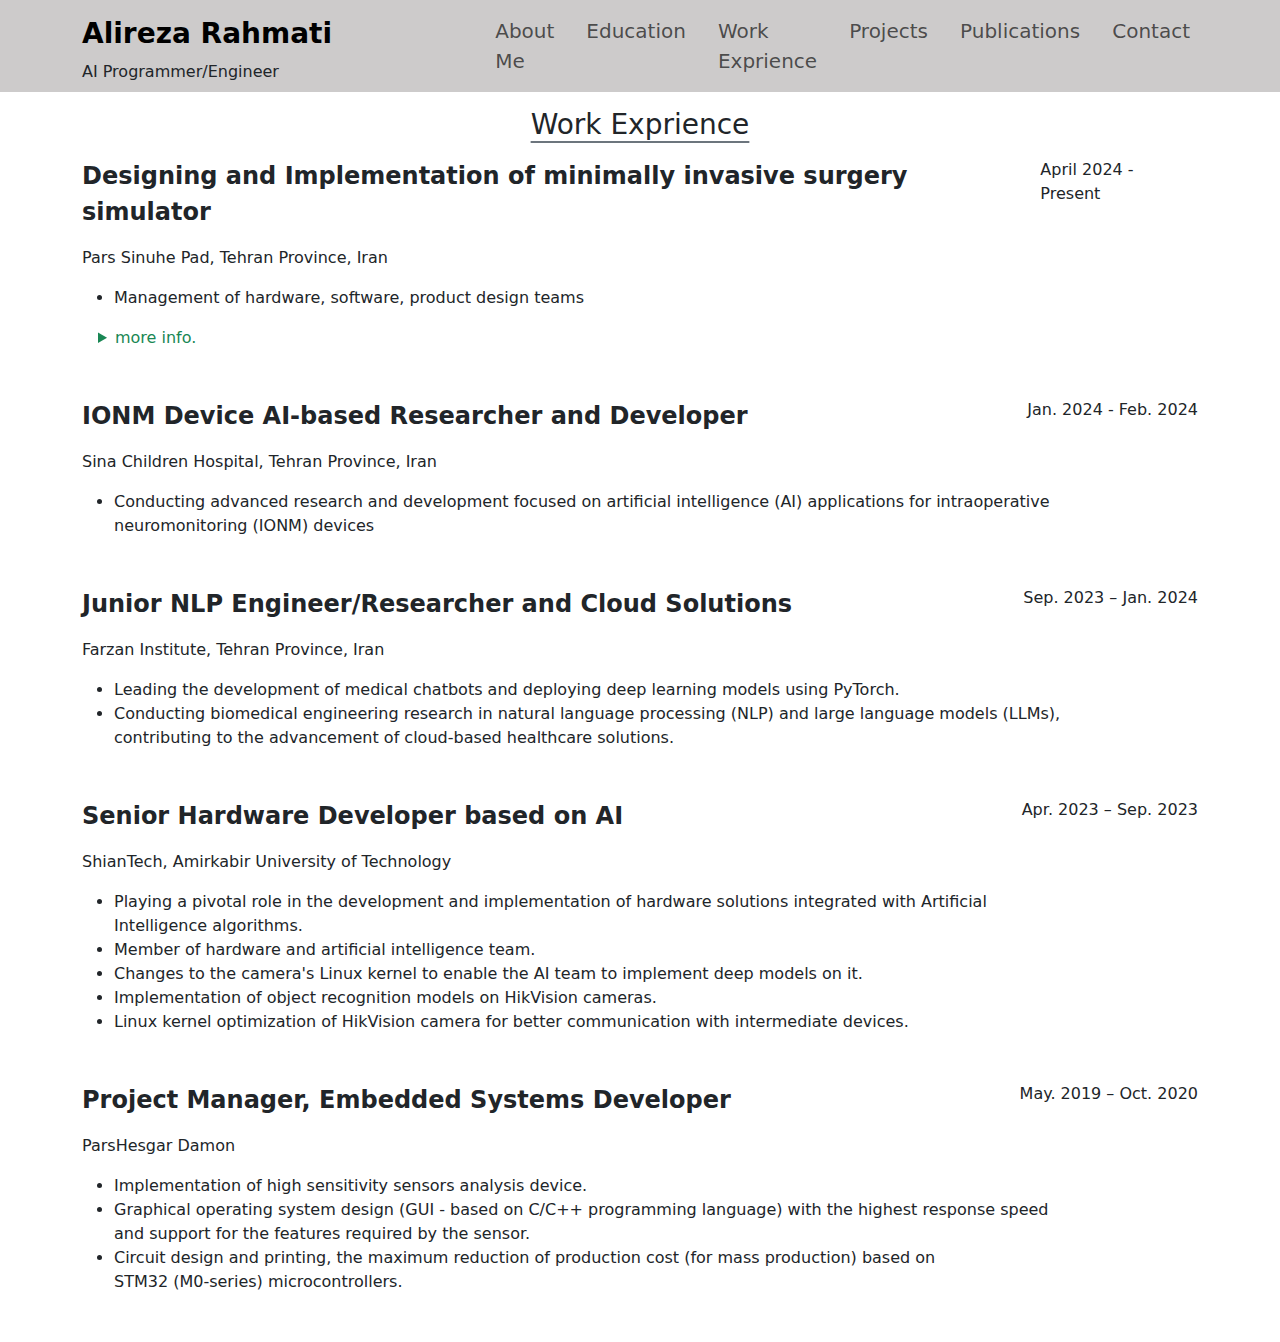
<file: resume.html>
<!DOCTYPE html>
<html lang="en">
<head>
    <meta charset="UTF-8">
    <meta name="viewport" content="width=device-width, initial-scale=1.0">
    <link href="https://cdn.jsdelivr.net/npm/bootstrap@5.3.3/dist/css/bootstrap.min.css" rel="stylesheet" integrity="sha384-QWTKZyjpPEjISv5WaRU9OFeRpok6YctnYmDr5pNlyT2bRjXh0JMhjY6hW+ALEwIH" crossorigin="anonymous">
    <link rel="stylesheet" href="style.css">
    <title>Alireza Rahmati</title>
</head>
<body>
    <script src="https://cdn.jsdelivr.net/npm/bootstrap@5.3.3/dist/js/bootstrap.bundle.min.js" integrity="sha384-YvpcrYf0tY3lHB60NNkmXc5s9fDVZLESaAA55NDzOxhy9GkcIdslK1eN7N6jIeHz" crossorigin="anonymous"></script>

    <header>
        <nav class="navbar navbar-expand-lg navbar_style">
            <div class="container-fluid container-xl">
                <button class="navbar-toggler" type="button" data-bs-toggle="collapse" data-bs-target="#navbarNavAltMarkup" aria-controls="navbarNavAltMarkup" aria-expanded="false" aria-label="Toggle navigation">
                    <span class="navbar-toggler-icon"></span>
                </button>
                  <div class="d-flex flex-column">
                    <a class="navbar-brand fs-3 fw-bold" href="index.html">
                        Alireza Rahmati
                    </a>
                    <span>AI Programmer/Engineer</span>
                  </div>
                  <div class="collapse navbar-collapse justify-content-lg-end" id="navbarNavAltMarkup">
                    <div class="navbar-nav gap-lg-3 w-75 justify-content-lg-end">
                        <a class="nav-link fs-5" href="index.html">About Me</a>
                        <a class="nav-link fs-5" href="education.html">Education</a>
                        <a class="nav-link fs-5" href="resume.html">Work Exprience</a>
                        <a class="nav-link fs-5" href="projects.html">Projects</a>
                        <a class="nav-link fs-5" href="publication.html">Publications</a>
                        <a class="nav-link fs-5" href="contactMe.html">Contact</a>
                    </div>
                  </div>
            </div>
    
    
          </div>
        </nav>
    

    </header>


    <main>

        <div class="container-fluid container-xl">
            <h3 class="m-3 text-center text-decoration-underline link-underline-secondary link-offset-2">Work Exprience</h3>
            <div>

                <div class="items">
                  
                  <div class="mb-5">
                    <div class="d-flex justify-content-between">
                      <p class="fs-4 fw-bold">Designing and Implementation of minimally invasive surgery simulator</p>
                      <p>April 2024 - Present</p>
                    </div>
                    <p>Pars Sinuhe Pad, Tehran Province, Iran</p>
                    <div>
                      <ul>
                        <li>Management of hardware, software, product design teams</li>
                      </ul>
                      <div class="m-3">
                        <details>
                          <summary class="text-success">more info.</summary>
    
                          <div class="row row-gap-5">
                            <div class="col-12">
                              <div class="card" style="width: 12rem;">
                                <img class="card-img-top mx-auto" src="assets/images/psp.jpg" alt="Card image cap">
                                <!-- <div class="card-body">
                                  <p class="card-text"></p>
                                </div> -->
                              </div>
                            </div>
                          </div>
                        </details>
                      </div>
                    </div>
                  </div>

                  <div class="mb-5">
                    <div class="d-flex justify-content-between">
                      <p class="fs-4 fw-bold">IONM Device AI-based Researcher and Developer</p>
                      <p>Jan. 2024 - Feb. 2024</p>
                    </div>
                    <p>Sina Children Hospital, Tehran Province, Iran</p>
                    <div>
                      <ul>
                        <li>Conducting advanced research and development focused on artificial intelligence (AI) applications for intraoperative <br> neuromonitoring (IONM) devices</li>
                      </ul>
                    </div>
                  </div>
    
                  <div class="mb-5">
                    <div class="d-flex justify-content-between">
                      <p class="fs-4 fw-bold">Junior NLP Engineer/Researcher and Cloud Solutions</p>
                      <p>Sep. 2023 – Jan. 2024</p>
                    </div>
                    <p>Farzan Institute, Tehran Province, Iran</p>
                    <div>
                      <ul>
                        <li>Leading the development of medical chatbots and deploying deep learning models using PyTorch.</li>
                        <li>Conducting biomedical engineering research in natural language processing (NLP) and large language models (LLMs), <br> contributing to the advancement of cloud-based healthcare solutions.</li>
                      </ul>
                    </div>
                  </div>
    
                  <div class="mb-5">
                    <div class="d-flex justify-content-between">
                      <p class="fs-4 fw-bold">Senior Hardware Developer based on AI</p>
                      <p>Apr. 2023 – Sep. 2023</p>
                    </div>
                    <p>ShianTech, Amirkabir University of Technology</p>
                    <div>
                      <ul>
                        <li>Playing a pivotal role in the development and implementation of hardware solutions integrated with Artificial <br> Intelligence algorithms.</li>
                        <li>Member of hardware and artificial intelligence team.</li>
                        <li>Changes to the camera's Linux kernel to enable the AI team to implement deep models on it.</li>
                        <li>Implementation of object recognition models on HikVision cameras.</li>
                        <li>Linux kernel optimization of HikVision camera for better communication with intermediate devices.</li>
                      </ul>
                    </div>
                  </div>
    
                  <div class="mb-5">
                    <div class="d-flex justify-content-between">
                      <p class="fs-4 fw-bold">Project Manager, Embedded Systems Developer</p>
                      <div>
                        <p class="p-0 m-0">May. 2019 – Oct. 2020</p>
                      </div>
                    </div>
                    <p>ParsHesgar Damon</p>
                    <div>
                      <ul>
                        <li>Implementation of high sensitivity sensors analysis device.</li>
                        <li>Graphical operating system design (GUI - based on C/C++ programming language) with the highest response speed <br> and support for the features required by the sensor.</li>
                        <li>Circuit design and printing, the maximum reduction of production cost (for mass production) based on <br> STM32 (M0-series) microcontrollers.</li>
                      </ul>
                    </div>
                  </div>    
    
                </div> 



            </div> 




        </div>

    </main>
    
</body>
</html>
</file>
<file: style.css>
.navbar_style {
    background-color: rgb(205, 203, 203);
}


@mixin tablet-and-up {
    @media screen and (min-width: 769px) { @content; }
}
@mixin mobile-and-up {
    @media screen and (min-width: 601px) { @content; }
}
@mixin tablet-and-down  {
    @media screen and (max-width: 768px) { @content; }
}
@mixin mobile-only {
    @media screen and (max-width: 600px) { @content; }
}


.wrapper ul, li{
  /* list-style: none; */
  padding: 0;
}

.items ul li a{
  padding: 0;
  margin: 0;
}

.wrap_container{
  /* display: flex; */
  justify-content: center;
  align-items: center;
  padding: 0 1rem;
  /* background: linear-gradient(45deg, #209cff, #68e0cf); */
  padding: 3rem 0;
}
.wrapper{
  /* background: #eaf6ff; */
  padding: 2rem;
  border-radius: 15px;
}
h1{
  font-size: 1.1rem;
  font-family: sans-serif;
}
.sessions{
  margin-top: 2rem;
  border-radius: 12px;
  position: relative;
}
.wrap_container li{
  list-style: none;
  padding-bottom: 1.5rem;
  border-left: 1px solid #0f413b;
  position: relative;
  padding-left: 20px;
  margin-left: 10px;
  &:last-child{
    border: 0px;
    padding-bottom: 0;
  }
  &:before{
    content: '';
    width: 15px;
    height: 15px;
    background: white;
    border: 1px solid #2c483e;
    box-shadow: 3px 3px 0px #3f6759;
    box-shadow: 3px 3px 0px #5b9480;
    border-radius: 50%;
    position: absolute;
    left: -10px;
    top: 0px;
  }
}
.time{
  color: #2d2187;
  font-family: 'Poppins', sans-serif;
  font-weight: 700;
  @include mobile-and-up{
    font-size: .9rem;
  }
  @include mobile-only{
    /* margin-bottom: .3rem; */
    font-size: 0.85rem;
  }

}
.wrapper p{
  color: #4f4f4f;
  font-family: sans-serif;
  line-height: 1.2;
  @include mobile-only{
    font-size: .9rem;
  }
}

.items img{
  height: 320px;
}

hr {
  padding: 0;
  margin: 0;
}

.qoute {
  font-style: italic;
  font-size: small;
  margin-top: 20%;
}

.aboutMe {
  text-align: justify;
}


.MS-projects {
  margin-left: 25px;
}
</file>
